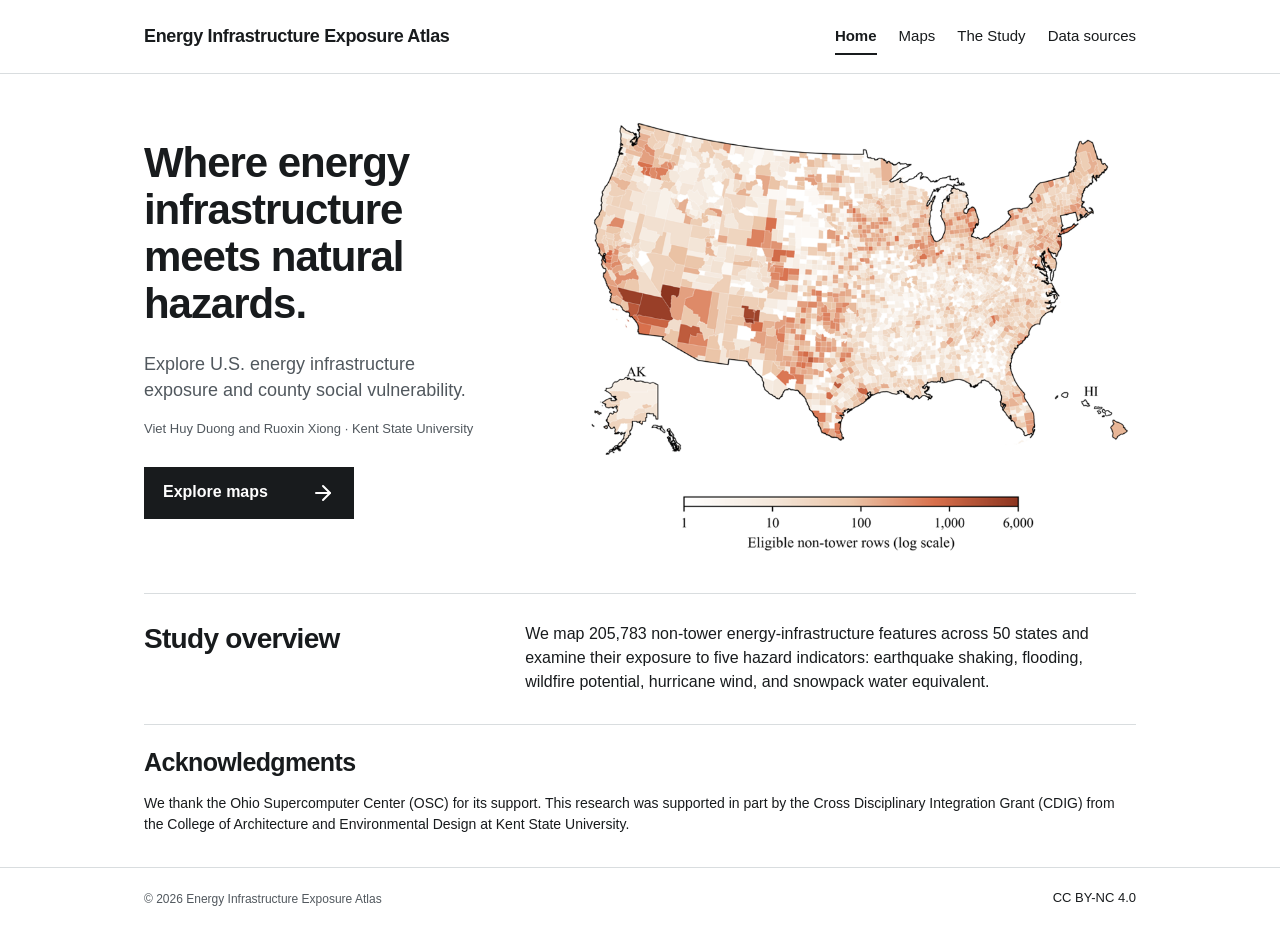
<file: index.html>
<!DOCTYPE html>
<html lang="en">
<head>
<meta charset="UTF-8">
<meta name="viewport" content="width=device-width, initial-scale=1">
<title>Home · Energy Infrastructure Exposure Atlas</title>
<meta name="description" content="Explore U.S. energy infrastructure exposure to five natural hazard indicators and county social vulnerability.">
<link rel="stylesheet" href="static/css/site.css?v=20261107-refined">
</head>
<body class="atlas-page editorial-home">
<a class="skip-link" href="#main">Skip to content</a>
<header class="atlas-header">
<a class="atlas-brand" href="index.html">Energy Infrastructure Exposure Atlas</a>
<nav aria-label="Primary navigation">
<a href="index.html" aria-current="page">Home</a>
<a href="map.html">Maps</a>
<a href="research.html">The Study</a>
<a href="data-sources.html">Data sources</a>
</nav>
</header>
<main id="main" class="atlas-main">
  <section class="editorial-hero">
    <div class="hero-copy">
      <h1>Where energy infrastructure meets natural hazards.</h1>
      <p class="lede">Explore U.S. energy infrastructure exposure and county social vulnerability.</p>
      <p class="home-byline">Viet Huy Duong and Ruoxin Xiong &middot; Kent State University</p>
      <a class="primary-link" href="map.html">Explore maps <img src="static/icons/arrow-right.svg" alt="" width="24" height="24"></a>
    </div>
    <figure>
      <a href="static/figures/inventory.png" target="_blank" rel="noopener" aria-label="View full-size county infrastructure inventory map">
        <img src="static/figures/inventory.png" alt="County distribution of non-tower energy-infrastructure features, with Alaska and Hawaii insets and a logarithmic count legend." width="879" height="693">
      </a>
    </figure>
  </section>
  <section class="content-section research-overview">
    <h2>Study overview</h2>
    <div>
      <p>We map 205,783 non-tower energy-infrastructure features across 50 states and examine their exposure to five hazard indicators: earthquake shaking, flooding, wildfire potential, hurricane wind, and snowpack water equivalent.</p>
    </div>
  </section>
  <section class="content-section acknowledgment-note" id="acknowledgments" aria-label="Acknowledgments">
    <h2>Acknowledgments</h2>
    <p>We thank the Ohio Supercomputer Center (OSC) for its support. This research was supported in part by the Cross Disciplinary Integration Grant (CDIG) from the College of Architecture and Environmental Design at Kent State University.</p>
  </section>
</main>
<footer class="atlas-footer">
  <div class="footer-credits">
    <p class="footer-copyright">© 2026 Energy Infrastructure Exposure Atlas</p>
  </div>
  <nav aria-label="Footer navigation">
    <a href="https://creativecommons.org/licenses/by-nc/4.0/" rel="license">CC BY-NC 4.0</a>
  </nav>
</footer>
</body>
</html>
</file>
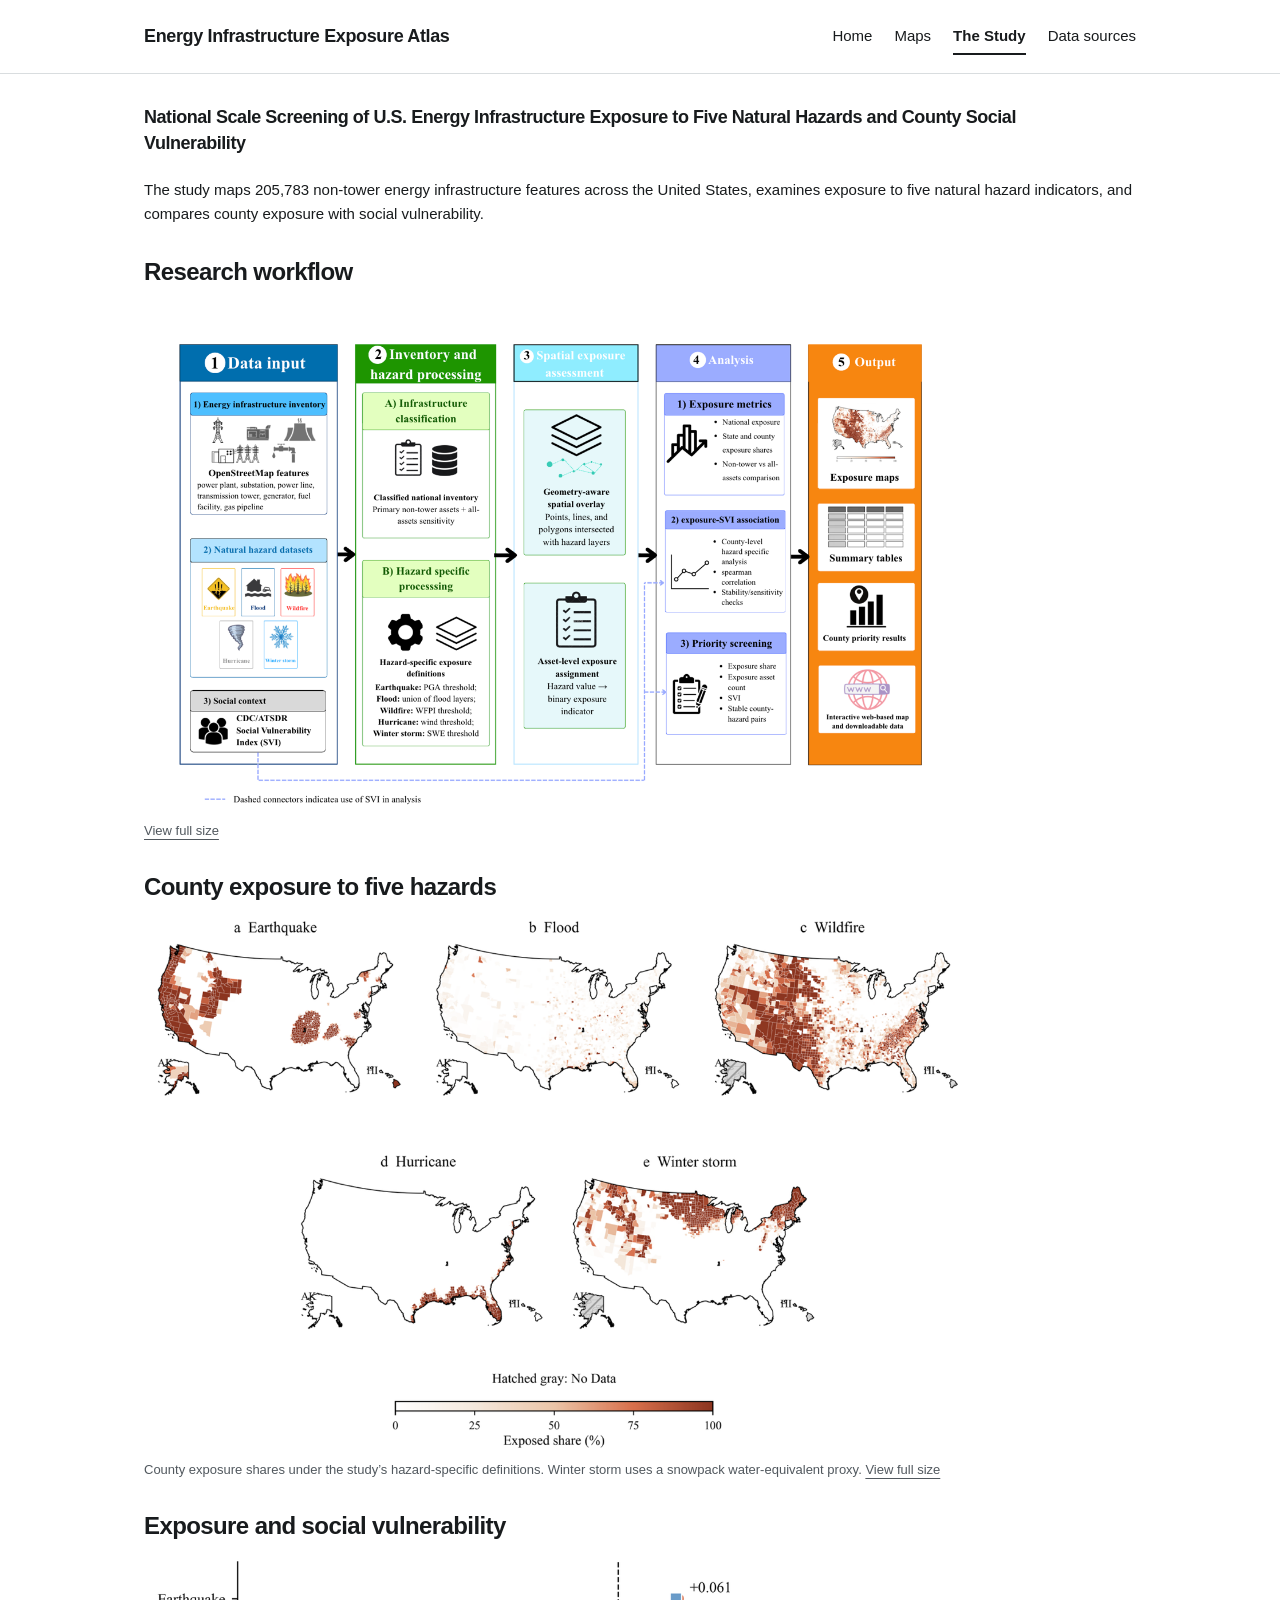
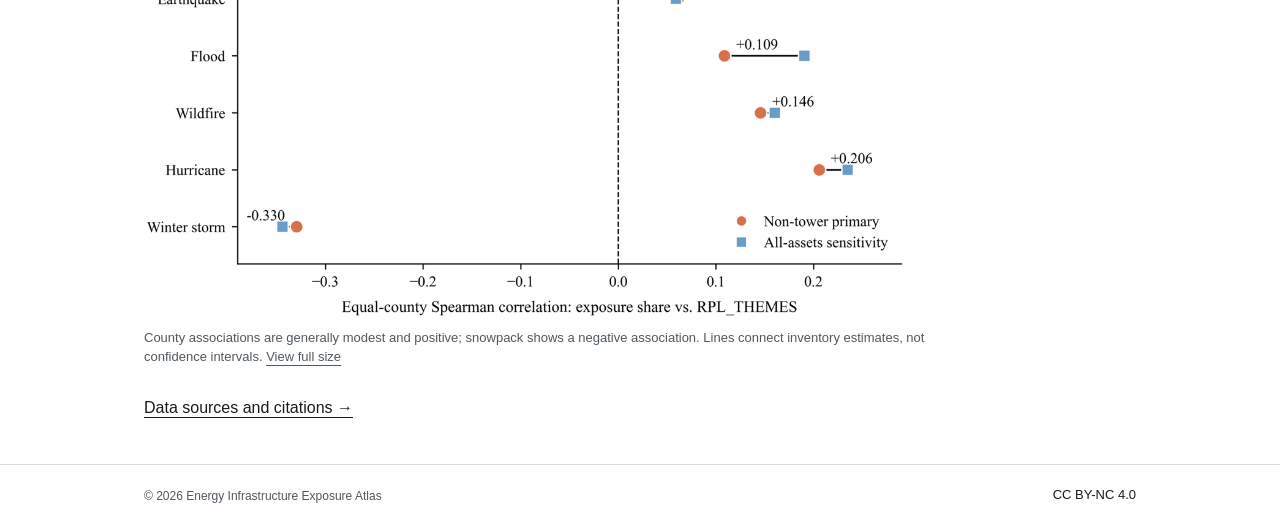
<file: research.html>
<!DOCTYPE html>
<html lang="en">
<head>
<meta charset="UTF-8">
<meta name="viewport" content="width=device-width, initial-scale=1">
<title>Research · Energy Infrastructure Exposure Atlas</title>
<meta name="description" content="Explore U.S. energy infrastructure exposure to five natural hazard indicators and county social vulnerability.">
<link rel="stylesheet" href="static/css/site.css?v=20261107-refined">
</head>
<body class="atlas-page research-page">
<a class="skip-link" href="#main">Skip to content</a>
<header class="atlas-header">
<a class="atlas-brand" href="index.html">Energy Infrastructure Exposure Atlas</a>
<nav aria-label="Primary navigation">
<a href="index.html">Home</a>
<a href="map.html">Maps</a>
<a href="research.html" aria-current="page">The Study</a>
<a href="data-sources.html">Data sources</a>
</nav>
</header>
<main id="main" class="atlas-main">
<section class="intro">
<h1 class="lede study-title">National Scale Screening of U.S. Energy Infrastructure Exposure to Five Natural Hazards and County Social Vulnerability</h1>
<p class="study-summary">The study maps 205,783 non-tower energy infrastructure features across the United States, examines exposure to five natural hazard indicators, and compares county exposure with social vulnerability.</p>
</section>
<section class="content-section" id="methods">
<h2>Research workflow</h2>
<figure>
<a href="static/figures/workflow.png" target="_blank" rel="noopener" aria-label="Open full-size figure: Five-stage workflow linking inventory and hazard data, geometry-aware exposure assessment, county analysis, and screening outputs.">
<img src="static/figures/workflow.png" alt="Five-stage workflow linking inventory and hazard data, geometry-aware exposure assessment, county analysis, and screening outputs." loading="lazy">
</a>
<figcaption><a href="static/figures/workflow.png" target="_blank" rel="noopener">View full size</a>
</figcaption>
</figure>
</section>
<section class="content-section" id="findings">
<h2>County exposure to five hazards</h2>
<figure>
<a href="static/figures/hazard-exposure.png" target="_blank" rel="noopener" aria-label="Open full-size figure: County exposure shares for earthquake, flood, wildfire, hurricane, and winter storm; gray hatching marks missing data.">
<img src="static/figures/hazard-exposure.png" alt="County exposure shares for earthquake, flood, wildfire, hurricane, and winter storm; gray hatching marks missing data." loading="lazy">
</a>
<figcaption>County exposure shares under the study’s hazard-specific definitions. Winter storm uses a snowpack water-equivalent proxy. <a href="static/figures/hazard-exposure.png" target="_blank" rel="noopener">View full size</a>
</figcaption>
</figure>
</section>
<section class="content-section" id="social-vulnerability">
<h2>Exposure and social vulnerability</h2>
<figure>
<a href="static/figures/svi-associations.png" target="_blank" rel="noopener" aria-label="Open full-size figure: Spearman correlations between county exposure share and social vulnerability for the non-tower and tower-inclusive inventories.">
<img src="static/figures/svi-associations.png" alt="Spearman correlations between county exposure share and social vulnerability for the non-tower and tower-inclusive inventories." loading="lazy">
</a>
<figcaption>County associations are generally modest and positive; snowpack shows a negative association. Lines connect inventory estimates, not confidence intervals. <a href="static/figures/svi-associations.png" target="_blank" rel="noopener">View full size</a>
</figcaption>
</figure>
</section>
<p><a class="text-link" href="data-sources.html">Data sources and citations &rarr;</a></p>
</main>
<footer class="atlas-footer">
  <div class="footer-credits">
    <p class="footer-copyright">© 2026 Energy Infrastructure Exposure Atlas</p>
  </div>
  <nav aria-label="Footer navigation">
    <a href="https://creativecommons.org/licenses/by-nc/4.0/" rel="license">CC BY-NC 4.0</a>
  </nav>
</footer>
</body>
</html>
</file>
<file: static/css/site.css>
:root{--atlas-ink:#181b1d;--atlas-muted:#51585e;--atlas-line:#d9dddf;--atlas-paper:#fff;--atlas-font:Arial,"Helvetica Neue",Helvetica,sans-serif}
.atlas-page{margin:0;background:var(--atlas-paper);color:var(--atlas-ink);font-family:var(--atlas-font);font-size:16px;line-height:1.6}
.atlas-page *{box-sizing:border-box}
.atlas-header,.atlas-footer{font-family:var(--atlas-font);box-sizing:border-box;background:#fff;color:var(--atlas-ink);display:flex;justify-content:space-between;align-items:center;gap:30px;padding:26px max(28px,calc((100vw - 1280px)/2));border-bottom:1px solid var(--atlas-line);line-height:1.4;flex-shrink:0}
.atlas-header a,.atlas-footer a{color:inherit;text-decoration:none}
.atlas-brand{font-size:20px;font-weight:650;letter-spacing:-.035em;max-width:390px}
.atlas-header nav,.atlas-footer nav{display:flex;gap:28px;flex-wrap:wrap}
.atlas-header nav a{font-size:16px;padding:7px 0;border-bottom:2px solid transparent}
.atlas-header nav a[aria-current="page"]{border-bottom-color:var(--atlas-ink);font-weight:600}
.atlas-header a:hover,.atlas-footer a:hover{text-decoration:underline;text-underline-offset:5px}
.atlas-footer{border-bottom:0;border-top:1px solid var(--atlas-line);font-size:13px;padding-top:28px;padding-bottom:28px;margin-top:auto}
.atlas-footer nav{gap:20px}
.atlas-main{max-width:1280px;margin:0 auto;padding:0 28px 64px}
.atlas-main section{padding:0;border:0}
.atlas-main .intro{padding-top:46px}
.atlas-main h1{font-size:clamp(30px,3.2vw,44px);line-height:1.09;letter-spacing:-.045em;font-weight:650;max-width:1050px;margin:0 0 24px}
.atlas-main .lede{font-size:clamp(16px,1.5vw,19px);max-width:920px;margin:0 0 18px;color:var(--atlas-muted)}
.byline{font-size:15px;color:var(--atlas-muted);margin:0 0 40px}
.hero-grid{display:grid;grid-template-columns:.8fr 1.2fr;gap:60px;align-items:center;margin:36px 0 0}
.questions>a{display:flex;justify-content:space-between;gap:24px;padding:24px 0;border-bottom:0;font-size:clamp(19px,1.8vw,24px);line-height:1.25;font-weight:600;letter-spacing:-.025em;text-decoration:none;color:var(--atlas-ink)}
.questions>a:hover{color:#86442d}
.atlas-main .primary-link{background:var(--atlas-ink);color:#fff;border:1px solid var(--atlas-ink);display:flex;justify-content:space-between;align-items:center;gap:24px;padding:16px 22px;text-decoration:none;font:600 17px/1.4 var(--atlas-font);cursor:pointer;margin-top:28px;width:100%}
.atlas-main .primary-link:hover{background:#343a3f;color:#fff}
.atlas-main figure{margin:0}
.atlas-main figure img{display:block;width:100%;height:auto}
.atlas-main figcaption{font-size:13px;line-height:1.5;color:var(--atlas-muted);margin-top:14px}
.atlas-main figcaption a,.text-link{color:inherit;text-decoration:underline;text-underline-offset:4px}
.atlas-main .content-section{border-top:1px solid var(--atlas-line);margin-top:64px;padding-top:44px;scroll-margin-top:24px}
.atlas-main h2{font-size:clamp(23px,2.1vw,29px);line-height:1.2;letter-spacing:-.03em;margin:0 0 24px;font-weight:650}
.atlas-main h3{font-size:19px;line-height:1.3;letter-spacing:-.02em;margin:28px 0 12px}
.atlas-main p{max-width:none}
.atlas-main .content-section>figure{max-width:1100px;margin:36px auto}
.workflow{list-style:none;padding:0;margin:34px 0;display:grid;grid-template-columns:repeat(4,1fr);gap:30px}
.workflow li{padding-top:8px}
.workflow h3{margin:16px 0 12px}.workflow p{font-size:16px;color:var(--atlas-muted);margin:0}
.two-columns{display:grid;grid-template-columns:1fr 1fr;gap:48px}
.two-columns h3{margin-top:0}
.map-builder{display:grid;grid-template-columns:minmax(0,1fr) 340px;gap:64px;margin-top:40px;align-items:start}
.map-builder fieldset{border:0;margin:0;padding:0;min-width:0}
.map-questions{display:grid;grid-template-columns:1fr 1fr;gap:32px}
.atlas-main .question-group h2{font-size:18px;margin:0 0 12px}
.map-choice{display:flex;align-items:flex-start;gap:12px;padding:18px 8px;border-bottom:1px solid var(--atlas-line);cursor:pointer;line-height:1.4;min-height:82px}
.map-choice:has(input:checked){background:#f0f2f2;box-shadow:inset 0 -2px var(--atlas-ink)}
.map-choice:hover{background:#f7f8f8}
.map-builder input[type="radio"],.map-builder input[type="checkbox"]{accent-color:#181b1d;width:18px;height:18px;flex-shrink:0;margin:3px 0}
.scope-panel{border-left:1px solid var(--atlas-line);padding-left:32px;position:sticky;top:24px}
.scope-panel legend{font-size:22px;font-weight:600;margin-bottom:20px}
.scope-choice{display:flex;gap:12px;align-items:center;padding:12px 0;cursor:pointer}
#state-picker{margin-top:24px}#state-picker>label{display:block;font-size:15px;margin-bottom:8px}
#state-search{font:inherit;padding:10px;width:100%;border:1px solid #8a9097;border-radius:0}
.state-list{max-height:300px;overflow:auto;margin-top:12px}
.state-choice{display:flex;gap:12px;align-items:center;font-size:16px;padding:8px 0;cursor:pointer}
#state-count,#no-matches{font-size:14px;color:var(--atlas-muted)}
.text-button{border:0;background:none;font:inherit;text-decoration:underline;padding:6px 0;cursor:pointer}
#selection-error{color:#9b241d;font-size:15px}
[hidden]{display:none!important}
.sr-only,.skip-link:not(:focus){position:absolute;width:1px;height:1px;padding:0;overflow:hidden;clip-path:inset(50%);white-space:nowrap}
.skip-link:focus{display:block;padding:12px;color:#000}
:focus-visible{outline:2px solid #315a7b;outline-offset:4px}
.map-choice:focus-within,.scope-choice:focus-within{outline:2px solid #315a7b;outline-offset:2px}
.src-wrap{width:100%;overflow-x:auto}.data-table thead th{font-size:12px!important}.data-table .dataset-name{white-space:normal!important}





@media(max-width:700px){}
@media(max-width:1000px){.atlas-header,.atlas-footer{padding-left:28px;padding-right:28px}.atlas-brand{max-width:300px}.hero-grid{gap:32px}.map-builder{grid-template-columns:minmax(0,1fr) 290px;gap:30px}.map-questions{grid-template-columns:1fr}.workflow{grid-template-columns:1fr 1fr}}
@media(max-width:700px){.atlas-header{align-items:flex-start;flex-direction:column;gap:12px;padding:20px}.atlas-brand{max-width:none;font-size:19px}.atlas-header nav{gap:24px}.atlas-main{padding:0 20px 40px}.atlas-main .intro{padding-top:38px}.hero-grid,.map-builder,.two-columns{grid-template-columns:1fr;gap:30px}.hero-grid{margin-top:20px}.questions>a{font-size:21px;padding:18px 0}.byline{margin-bottom:24px}.atlas-main .content-section{margin-top:40px;padding-top:30px}.workflow{grid-template-columns:1fr 1fr;gap:24px}.workflow h3{font-size:18px}.scope-panel{border-left:0;border-top:1px solid var(--atlas-line);padding:24px 0 0;position:static}.map-questions{grid-template-columns:1fr}.map-choice{min-height:64px}.atlas-footer{flex-direction:column;align-items:flex-start;padding:24px 20px;gap:16px}.atlas-footer nav{gap:16px}.atlas-main h1{font-size:32px}}
@media(prefers-reduced-motion:reduce){*{scroll-behavior:auto!important}}

/* Shared page rhythm and footer: isolate from legacy map/source typography. */
.atlas-header,.atlas-footer{padding-left:max(28px,calc((100vw - 1224px)/2));padding-right:max(28px,calc((100vw - 1224px)/2))}
.atlas-footer{align-items:center;gap:32px;font-size:14px;letter-spacing:normal;text-transform:none}
.atlas-footer p{margin:0;line-height:1.6}
.atlas-footer .footer-authors{font-size:16px;font-weight:600}
.atlas-footer .footer-copyright{font-size:12px;margin-top:8px;color:var(--atlas-muted)}
.atlas-footer nav{gap:22px}
.workflow-icon{display:block;width:64px;height:64px;object-fit:contain;margin:0 0 20px}
.workflow{gap:40px}
.workflow p{font-size:15px}
.src-wrap{box-sizing:border-box;max-width:1280px;padding:46px 28px 64px;margin:0 auto}
.src-head{border-bottom:1px solid var(--atlas-line)}
.src-head h1{font-size:32px}
.references-section h2{border-bottom:0}
/* Selected reference: question rail, divided map, and centered icon workflow. */
.atlas-home .hero-grid{grid-template-columns:37% minmax(0,1fr);gap:30px;margin-top:48px;align-items:stretch}
.atlas-home .hero-grid>figure{border-left:1px solid var(--atlas-line);padding-left:30px}
.atlas-home .questions{display:flex;flex-direction:column;justify-content:center}
.atlas-home .questions>a:not(.primary-link){border-bottom:1px solid #c8cccf;padding:22px 0;font-weight:650;line-height:1.22;min-height:100px}
.atlas-home .questions .primary-link{justify-content:flex-start;margin-top:30px}
.atlas-home .intro h1{max-width:none;font-size:clamp(30px,3.4vw,44px);line-height:1.14;letter-spacing:-.035em}
.atlas-home .lede{max-width:none;font-size:18px;line-height:1.5}
.atlas-home .workflow{gap:54px;margin-top:38px;text-align:center}
.atlas-home .workflow li{position:relative}
.atlas-home .workflow li:not(:last-child)::after{content:"";position:absolute;top:34px;right:-42px;width:28px;height:28px;background:url('../icons/arrow-right.svg') center/contain no-repeat}
.atlas-home .workflow-icon{width:74px;height:74px;margin:0 auto 18px}
.workflow-icon-group{height:74px;display:flex;justify-content:center;align-items:center;gap:5px;margin-bottom:18px}
.workflow-icon-group img{width:32%;max-width:65px;height:70px;object-fit:contain}
.atlas-home .workflow h3{font-size:20px;line-height:1.22;margin:0 0 14px;font-weight:650}
.atlas-home .workflow p{font-size:16px;line-height:1.45;color:var(--atlas-ink)}
.atlas-home .content-section{margin-top:46px;padding-top:36px;border-color:#bfc4c7}
.atlas-home #acknowledgments h2{font-size:25px;margin-bottom:14px}
@media(max-width:1000px) and (min-width:701px){.atlas-home .workflow{grid-template-columns:repeat(4,1fr);gap:28px}.atlas-home .workflow li:not(:last-child)::after{right:-24px;width:20px}.atlas-home .workflow h3{font-size:18px}.atlas-home .workflow p{font-size:14px}}
@media(max-width:700px){.desktop-break{display:none}.atlas-home .hero-grid{grid-template-columns:1fr;margin-top:28px;gap:28px}.atlas-home .hero-grid>figure{border:0;padding-left:0}.atlas-home .intro h1{font-size:32px}.atlas-home .lede{font-size:16px}.atlas-home .questions>a:not(.primary-link){min-height:0;padding:20px 0}.atlas-home .workflow{grid-template-columns:1fr 1fr;gap:32px 24px}.atlas-home .workflow li:not(:last-child)::after{display:none}.atlas-home .workflow h3{font-size:18px}.atlas-home .workflow p{font-size:15px}}
@media(max-width:700px){.atlas-header,.atlas-footer{padding-left:20px;padding-right:20px}.atlas-footer{align-items:flex-start}.atlas-header nav{gap:20px}.atlas-header nav a{font-size:15px}.workflow{gap:28px}.workflow-icon{width:52px;height:52px}.src-wrap{padding:36px 20px}.atlas-footer nav{gap:18px}}

/* Compact layout shared by every page. */
.atlas-main,.src-wrap{max-width:1040px;padding-left:24px;padding-right:24px;padding-bottom:32px}
.atlas-header,.atlas-footer{padding:18px max(24px,calc((100vw - 992px)/2));gap:22px}
.atlas-brand{font-size:18px;max-width:340px}
.atlas-header nav{gap:22px}
.atlas-header nav a{font-size:15px}
.atlas-main .intro{padding-top:28px}
.atlas-main h1{font-size:clamp(28px,3vw,38px);margin-bottom:16px}
.atlas-home .intro h1{font-size:clamp(28px,3vw,38px)}
.atlas-main .lede{font-size:17px;margin-bottom:12px}
.atlas-main .content-section,.atlas-home .content-section{margin-top:28px;padding-top:24px}
.atlas-main h2{font-size:25px;margin-bottom:16px}
.atlas-main h3{margin-top:20px;margin-bottom:10px}
.atlas-main p{margin-top:12px;margin-bottom:12px}
.atlas-home .hero-grid{grid-template-columns:40% minmax(0,1fr);gap:24px;margin-top:26px;align-items:center}
.atlas-home .hero-grid>figure{padding-left:24px;max-width:520px}
.atlas-home .questions>a:not(.primary-link){min-height:76px;padding:16px 0;font-size:22px}
.atlas-home .questions .primary-link{margin-top:20px;padding:13px 18px;font-size:16px}
.atlas-main .content-section>figure{max-width:700px;margin:22px auto}
.atlas-main .content-section>figure img{max-height:470px;object-fit:contain}
.atlas-main figcaption{font-size:12px;margin-top:8px}
.atlas-home .workflow{gap:34px;margin:24px 0 18px}
.atlas-home .workflow-icon{width:58px;height:58px;margin-bottom:12px}
.workflow-icon-group{height:58px;margin-bottom:12px}
.workflow-icon-group img{height:56px;max-width:52px}
.atlas-home .workflow h3{font-size:18px;margin-bottom:10px}
.atlas-home .workflow p{font-size:14px;margin:0}
.atlas-home .workflow li:not(:last-child)::after{top:25px;right:-27px;width:22px;height:22px}
.atlas-home #acknowledgments h2{font-size:23px;margin-bottom:10px}
.map-builder{grid-template-columns:minmax(0,1fr) 280px;gap:30px;margin-top:24px}
.map-questions{gap:24px}
.map-choice{min-height:68px;padding:14px 8px}
.scope-panel{padding-left:24px}
.scope-panel legend{font-size:20px;margin-bottom:12px}
.src-wrap{padding-top:28px}
.src-head{padding-bottom:18px;margin-bottom:22px}
.data-table{margin-bottom:28px}



.atlas-footer .footer-authors{font-size:15px}
.atlas-footer .footer-copyright{margin-top:4px}
@media(max-width:850px){.atlas-header{flex-wrap:wrap;gap:10px}.atlas-brand{max-width:none}.atlas-header nav{gap:20px}.atlas-home .questions>a:not(.primary-link){font-size:20px}.map-builder{grid-template-columns:minmax(0,1fr) 250px;gap:24px}}
@media(max-width:700px){.atlas-main,.src-wrap{padding-left:20px;padding-right:20px}.atlas-header,.atlas-footer{padding:16px 20px}.atlas-main .intro{padding-top:24px}.atlas-home .hero-grid{grid-template-columns:1fr;gap:24px;margin-top:20px}.atlas-home .hero-grid>figure{border:0;padding:0;max-width:440px;margin:0 auto}.atlas-home .intro h1,.atlas-main h1{font-size:30px}.atlas-main .lede{font-size:16px}.atlas-main .content-section>figure{margin:18px auto}.atlas-home .workflow{gap:24px 20px}.atlas-home .workflow li:not(:last-child)::after{display:none}.map-builder{grid-template-columns:1fr;gap:24px}.scope-panel{padding:20px 0 0}.atlas-footer{align-items:flex-start}}
/* Selected editorial reference: split hero, overview and five-step process. */
.editorial-home .editorial-hero{display:grid;grid-template-columns:35% minmax(0,1fr);gap:34px;align-items:center;padding:30px 0 10px}
.editorial-home .hero-copy h1{font-size:clamp(30px,3.5vw,42px);line-height:1.12;letter-spacing:-.035em;margin:0 0 24px}
.editorial-home .hero-copy .lede{font-size:18px;line-height:1.45;margin:0}
.editorial-home .hero-copy .primary-link{display:inline-flex;width:auto;min-width:210px;gap:28px;padding:13px 18px;margin-top:28px;font-size:16px}
.editorial-home .primary-link img{filter:invert(1);flex-shrink:0}
.editorial-home .editorial-hero figure{width:100%;max-width:570px;justify-self:end}
.editorial-home .research-overview{display:grid;grid-template-columns:35% minmax(0,1fr);gap:34px;align-items:start;margin-top:30px;padding-top:28px}
.editorial-home .research-overview h2{font-size:28px;line-height:1.2;margin:0}
.editorial-home .research-overview>div{border-left:1px solid var(--atlas-line);padding-left:30px}
.editorial-home .research-overview p{margin:0 0 16px;font-size:16px;line-height:1.5}
.editorial-home .research-overview p:last-child{margin-bottom:0}
.editorial-home .research-process{margin-top:30px;padding-top:28px}
.editorial-home .research-process h2{font-size:28px;margin-bottom:28px}
.text-workflow{list-style:none;padding:0;margin:0;display:grid;grid-template-columns:repeat(5,minmax(0,1fr));gap:30px}
.text-workflow li{position:relative}
.editorial-home .text-workflow h3{font-size:17px;line-height:1.25;min-height:43px;margin:0 0 10px}
.editorial-home .text-workflow p{font-size:14px;line-height:1.45;margin:0}
.text-workflow li:not(:last-child)::after{content:"";position:absolute;right:-25px;top:57px;width:20px;height:20px;background:url('../icons/arrow-right.svg') center/contain no-repeat}
.editorial-home .acknowledgment-note{margin-top:30px;padding-top:22px}
.editorial-home .acknowledgment-note p{font-size:14px;line-height:1.5;margin:0}
/* Footer stays at the viewport bottom on short pages, after content on long pages. */
body{min-height:100vh;min-height:100dvh;display:flex;flex-direction:column}
.atlas-main{width:100%;flex:1}
.src-wrap{flex:1}
.atlas-footer{margin-top:auto;width:100%}
.map-selection-page .selection-intro{font-size:15px;color:var(--atlas-muted);margin:0}
.map-selection-page .map-builder{margin-top:26px}
.map-selection-page .map-questions{display:block}
.map-selection-page fieldset>legend{font-size:19px;font-weight:600;margin-bottom:16px;width:100%}
.map-selection-page .field-note{font-size:13px;font-weight:400;color:var(--atlas-muted);margin-left:10px}
.map-view-options{display:grid;grid-template-columns:1fr 1fr;gap:0 20px}
.map-selection-page .map-choice{min-height:100px;padding:14px 10px;gap:10px}
.map-choice strong{display:block;font-size:16px;font-weight:600;line-height:1.3}
.map-choice small{display:block;font-size:13px;line-height:1.4;color:var(--atlas-muted);margin-top:6px}
.map-selection-page .scope-choice{font-size:15px}
.map-selection-page .primary-link{font-size:15px;padding:14px 16px}
@media(max-width:850px){.map-view-options{grid-template-columns:1fr}.map-selection-page .map-choice{min-height:76px}}
@media(max-width:800px){.editorial-home .editorial-hero,.editorial-home .research-overview{grid-template-columns:38% minmax(0,1fr);gap:22px}.editorial-home .hero-copy h1{font-size:32px}.editorial-home .hero-copy .lede{font-size:16px}.editorial-home .research-overview h2,.editorial-home .research-process h2{font-size:24px}.text-workflow{gap:22px}.text-workflow li:not(:last-child)::after{right:-20px;width:16px}}
@media(max-width:600px){.editorial-home .editorial-hero,.editorial-home .research-overview{grid-template-columns:1fr;gap:24px}.editorial-home .editorial-hero{padding-top:24px}.editorial-home .hero-copy h1{max-width:17ch}.editorial-home .hero-copy .primary-link{margin-top:20px}.editorial-home .editorial-hero figure{max-width:440px;justify-self:center}.editorial-home .research-overview>div{border:0;padding:0}.text-workflow{grid-template-columns:1fr 1fr;gap:22px}.editorial-home .text-workflow h3{min-height:0}.text-workflow li:not(:last-child)::after{display:none}}

/* Shared typography across the atlas and original map interface. */
:root{--font-sans:Arial,"Helvetica Neue",Helvetica,sans-serif;--font-mono:Arial,"Helvetica Neue",Helvetica,sans-serif}
body,button,input,select,textarea,table,.leaflet-container{font-family:var(--atlas-font)!important}
body{font-weight:400;letter-spacing:normal;-webkit-font-smoothing:antialiased}
h1,h2,h3,h4,.atlas-brand{font-family:var(--atlas-font);font-weight:600;letter-spacing:-.02em}
.atlas-main h1,.atlas-main h2,.editorial-home .hero-copy h1{font-weight:600;letter-spacing:-.025em}
.atlas-header nav a{font-size:15px}
.atlas-footer{font-size:13px}
.atlas-map-page .main-content{width:100%;max-width:none;margin:0}

/* Research attribution and workflow. */
.research-byline{font-size:14px;color:var(--atlas-muted);margin:12px 0 0}
#methods .text-workflow{margin:24px 0 30px}
#methods .text-workflow h3{font-size:16px;line-height:1.3;min-height:42px;margin:0 0 10px}
#methods .text-workflow p{font-size:14px;line-height:1.5;margin:0}
@media(max-width:600px){#methods .text-workflow h3{min-height:0}}

/* Compact research overview and results. */
.research-page .intro h1{margin-bottom:12px}
.research-page .intro .lede{font-size:18px;line-height:1.45;margin-bottom:10px;color:var(--atlas-ink)}
.research-summary{display:grid;grid-template-columns:repeat(3,minmax(0,1fr));gap:16px;margin-top:26px}
.research-card{border:1px solid var(--atlas-line);padding:20px;background:#fff}
.research-page .research-card h2,.research-page .research-card h3{font-size:17px;line-height:1.3;margin:0 0 12px}
.research-page .research-card p{font-size:14px;line-height:1.5;margin:0}
.research-page .research-card .research-number{font-size:28px;font-weight:600;line-height:1.2;margin:0 0 8px;font-variant-numeric:tabular-nums}
.research-page .research-card .card-detail{color:var(--atlas-muted);margin-top:10px;font-size:13px}
.research-page .content-section{margin-top:28px;padding-top:24px}
.research-page .content-section>h2{font-size:25px;margin-bottom:20px}
.research-page .content-section>figure{margin:20px auto}
.exposure-counts dl{display:grid;grid-template-columns:repeat(5,minmax(0,1fr));gap:16px;margin:0}
.exposure-counts dt{font-size:13px;color:var(--atlas-muted)}
.exposure-counts dd{font-size:22px;font-weight:600;font-variant-numeric:tabular-nums;margin:6px 0 0}
.finding-summary{padding:16px 20px}
@media(max-width:760px){.research-summary{grid-template-columns:1fr}.research-card{padding:16px}.exposure-counts dl{grid-template-columns:repeat(3,minmax(0,1fr))}}
@media(max-width:420px){.exposure-counts dl{grid-template-columns:repeat(2,minmax(0,1fr))}}

/* Research uses open columns rather than boxed panels. */
.research-page .research-summary{gap:0;border-bottom:1px solid var(--atlas-line);padding-bottom:24px}
.research-page .research-summary .research-card{border:0;background:transparent;padding:0 22px}
.research-page .research-summary .research-card:first-child{padding-left:0}
.research-page .research-summary .research-card:last-child{padding-right:0}
.research-page .research-summary .research-card+.research-card{border-left:1px solid var(--atlas-line)}
.research-page .exposure-counts{border:0;border-top:1px solid var(--atlas-line);background:transparent;padding:18px 0 0}
.research-page .finding-summary{border:0;background:transparent;padding:0}
.research-page .finding-summary p{font-size:15px}
.research-page #methods{border-top:0;margin-top:24px;padding-top:0}
@media(max-width:760px){
 .research-page .research-summary{gap:18px}
 .research-page .research-summary .research-card{padding:0}
 .research-page .research-summary .research-card+.research-card{border-left:0;border-top:1px solid var(--atlas-line);padding-top:18px}
}

/* Research: one reading column, three sections, no panels or divider rules. */
.research-page .atlas-main{max-width:960px}
.research-page .intro{padding-top:30px}
.research-page .study-summary{font-size:15px;line-height:1.6;margin:22px 0 0}
.research-page .content-section,.research-page #methods{border:0;margin-top:32px;padding-top:0}
.research-page .content-section>h2{font-size:24px;margin-bottom:18px}
.research-page .content-section>h3{font-size:18px;margin:24px 0 12px}
.research-page .content-section>p{font-size:15px;line-height:1.55;margin:0 0 16px}
.research-page .content-section>figure{margin:16px auto 28px}
.research-page figcaption{font-size:13px;margin-top:10px}

.editorial-home .home-byline{font-size:13px;line-height:1.5;color:var(--atlas-muted);margin:16px 0 0}

/* Consistent page alignment and restrained reading hierarchy. */
.research-page .atlas-main,.src-wrap{max-width:1040px;padding-left:24px;padding-right:24px}
.research-page .content-section>figure{max-width:none;margin:16px 0 28px}
.research-page .content-section>figure img{width:auto;max-width:100%;height:auto;max-height:none;margin:0}
.research-page #methods figure img{max-width:min(100%,820px)}
.research-page #findings figure img{max-width:min(100%,820px)}
.research-page #social-vulnerability figure img{max-width:min(100%,760px)}
.research-page figcaption{max-width:820px;font-size:13px;line-height:1.5}
.editorial-home .research-overview>div{border-left:0;padding-left:0}
.map-index .map-family{grid-template-columns:1fr auto}
.map-index .col-head{font-size:13px;text-transform:none;letter-spacing:0;align-items:center;gap:8px}
.map-index .col-head .req{font-size:11px;text-align:right}
.map-index .config-panel{padding-top:0}
.map-index #area-error{font-size:13px;line-height:1.4;color:#9b241d;margin:12px 0}
.map-index .view-card:focus-within,.map-index .area-opt:focus-within{outline:2px solid #315a7b;outline-offset:3px}
.src-wrap{overflow:visible}
.data-table-scroll{max-width:100%;overflow-x:auto;margin-bottom:28px}
.data-table-scroll .data-table{margin-bottom:0;font-size:14px}
.data-table th,.data-table td{overflow-wrap:anywhere}
.data-table thead th{font-family:var(--atlas-font);text-transform:none;letter-spacing:0;font-size:13px!important}
.data-table .dataset-name .ag{font-family:var(--atlas-font);text-transform:none;letter-spacing:0;font-size:12px}
.references-list{font-size:14px;overflow-wrap:anywhere}
@media(max-width:700px){.research-page .atlas-main,.src-wrap{padding-left:20px;padding-right:20px}.data-table-scroll .data-table{min-width:740px}.map-index #console{padding:24px 20px}.atlas-header,.atlas-footer{padding-left:20px;padding-right:20px}}
</file>
